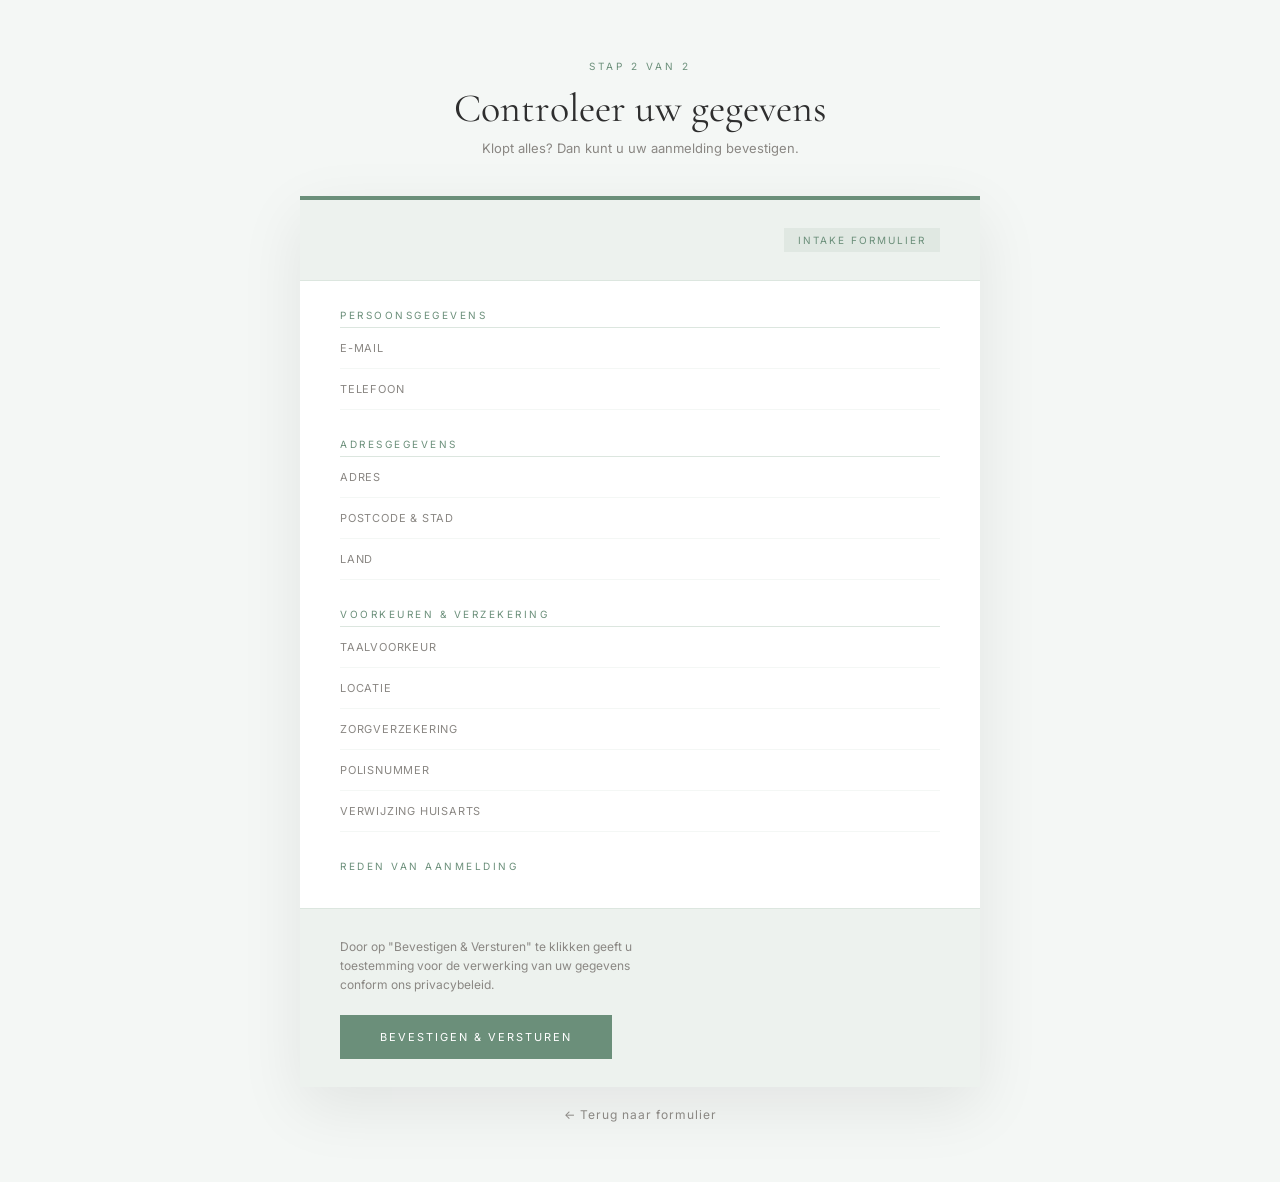
<file: samenvatting.html>
<?php
function g($name) {
    return htmlspecialchars($_POST[$name] ?? '', ENT_QUOTES, 'UTF-8');
}
?>
<!DOCTYPE html>
<html lang="nl">
<head>
<meta charset="UTF-8">
<meta name="viewport" content="width=device-width, initial-scale=1.0">
<title>Controleer uw gegevens – praktijk belevingswereld</title>
<link href="https://fonts.googleapis.com/css2?family=Cormorant+Garamond:ital,wght@0,300;0,400;0,500;1,300;1,400&family=Inter:wght@300;400;500&display=swap" rel="stylesheet">
<style>
  *, *::before, *::after { margin: 0; padding: 0; box-sizing: border-box; }

  :root {
    --bg:     #f4f7f5;
    --soft:   #edf2ee;
    --accent: #6b8f7a;
    --dark:   #2e2e2e;
    --muted:  #8a8783;
    --line:   #dce6df;
  }

  body {
    background: var(--bg);
    font-family: 'Inter', sans-serif;
    color: var(--dark);
    min-height: 100vh;
    padding: 60px 20px;
  }

  .page-label {
    text-align: center;
    font-size: 10px;
    letter-spacing: 3px;
    text-transform: uppercase;
    color: var(--accent);
    margin-bottom: 12px;
  }

  h1 {
    text-align: center;
    font-family: 'Cormorant Garamond', serif;
    font-size: clamp(28px, 5vw, 40px);
    font-weight: 400;
    color: var(--dark);
    margin-bottom: 8px;
  }

  .subtitle {
    text-align: center;
    font-size: 13px;
    color: var(--muted);
    margin-bottom: 40px;
  }

  .card {
    max-width: 680px;
    margin: 0 auto;
    background: #fff;
    border-top: 4px solid var(--accent);
    box-shadow: 0 20px 60px rgba(0,0,0,0.08);
  }

  .card-header {
    background: var(--soft);
    padding: 28px 40px;
    border-bottom: 1px solid var(--line);
    display: flex;
    align-items: center;
    justify-content: space-between;
  }

  .card-header .name {
    font-family: 'Cormorant Garamond', serif;
    font-size: 20px;
    font-weight: 400;
    color: var(--dark);
  }

  .card-header .badge {
    font-size: 10px;
    letter-spacing: 2px;
    text-transform: uppercase;
    color: var(--accent);
    background: rgba(107,143,122,0.1);
    padding: 6px 14px;
  }

  .section {
    padding: 28px 40px 0;
  }

  .section:last-of-type {
    padding-bottom: 0;
  }

  .section-label {
    font-size: 10px;
    letter-spacing: 2.5px;
    text-transform: uppercase;
    color: var(--accent);
    margin-bottom: 6px;
  }

  .rows {
    border-top: 1px solid var(--line);
  }

  .row {
    display: grid;
    grid-template-columns: 38% 1fr;
    border-bottom: 1px solid var(--bg);
    padding: 13px 0;
    align-items: baseline;
  }

  .row-key {
    font-size: 11px;
    color: var(--muted);
    text-transform: uppercase;
    letter-spacing: 0.8px;
  }

  .row-val {
    font-family: 'Cormorant Garamond', serif;
    font-size: 15px;
    color: var(--dark);
    line-height: 1.5;
  }

  .reden-block {
    padding: 28px 40px;
  }

  .reden-text {
    font-family: 'Cormorant Garamond', serif;
    font-size: 15px;
    font-style: italic;
    color: var(--dark);
    line-height: 1.9;
    border-left: 3px solid var(--line);
    padding-left: 20px;
    margin-top: 8px;
  }

  .card-footer {
    background: var(--soft);
    border-top: 1px solid var(--line);
    padding: 28px 40px;
    display: flex;
    align-items: center;
    justify-content: space-between;
    gap: 20px;
    flex-wrap: wrap;
  }

  .note {
    font-size: 12px;
    color: var(--muted);
    line-height: 1.6;
    max-width: 340px;
  }

  .btn-send {
    display: inline-block;
    padding: 15px 40px;
    background: var(--accent);
    color: #fff;
    font-family: 'Inter', sans-serif;
    font-size: 11px;
    letter-spacing: 2px;
    text-transform: uppercase;
    border: none;
    cursor: pointer;
    transition: background 0.3s ease;
    white-space: nowrap;
  }

  .btn-send:hover { background: #5a7d6a; }

  .btn-back {
    display: block;
    text-align: center;
    margin-top: 20px;
    font-size: 12px;
    color: var(--muted);
    text-decoration: none;
    letter-spacing: 1px;
  }

  .btn-back:hover { color: var(--accent); }

  @media(max-width: 520px) {
    .card-header, .section, .reden-block, .card-footer { padding-left: 24px; padding-right: 24px; }
    .card-footer { flex-direction: column; align-items: stretch; }
    .btn-send { text-align: center; width: 100%; }
  }
</style>
</head>
<body>

<p class="page-label">Stap 2 van 2</p>
<h1>Controleer uw gegevens</h1>
<p class="subtitle">Klopt alles? Dan kunt u uw aanmelding bevestigen.</p>

<div class="card">

  <div class="card-header">
    <span class="name"><?= g('voornaam') . ' ' . g('achternaam') ?></span>
    <span class="badge">Intake formulier</span>
  </div>

  <!-- Persoonsgegevens -->
  <div class="section">
    <p class="section-label">Persoonsgegevens</p>
    <div class="rows">
      <div class="row"><span class="row-key">E-mail</span><span class="row-val"><?= g('email') ?></span></div>
      <div class="row"><span class="row-key">Telefoon</span><span class="row-val"><?= g('telefoon') ?></span></div>
    </div>
  </div>

  <!-- Adres -->
  <div class="section">
    <p class="section-label">Adresgegevens</p>
    <div class="rows">
      <div class="row"><span class="row-key">Adres</span><span class="row-val"><?= g('adres') ?> <?= g('adres2') ?></span></div>
      <div class="row"><span class="row-key">Postcode &amp; Stad</span><span class="row-val"><?= g('postcode') ?> <?= g('stad') ?></span></div>
      <div class="row"><span class="row-key">Land</span><span class="row-val"><?= g('land') ?></span></div>
    </div>
  </div>

  <!-- Voorkeuren -->
  <div class="section">
    <p class="section-label">Voorkeuren &amp; Verzekering</p>
    <div class="rows">
      <div class="row"><span class="row-key">Taalvoorkeur</span><span class="row-val"><?= g('taal') ?></span></div>
      <div class="row"><span class="row-key">Locatie</span><span class="row-val"><?= g('locatie') ?></span></div>
      <div class="row"><span class="row-key">Zorgverzekering</span><span class="row-val"><?= g('zorgverzekering') ?></span></div>
      <div class="row"><span class="row-key">Polisnummer</span><span class="row-val"><?= g('polis') ?></span></div>
      <div class="row"><span class="row-key">Verwijzing huisarts</span><span class="row-val"><?= g('verwijzing') ?></span></div>
    </div>
  </div>

  <!-- Reden -->
  <div class="reden-block">
    <p class="section-label">Reden van aanmelding</p>
    <p class="reden-text"><?= g('reden') ?></p>
  </div>

  <!-- Footer / submit -->
  <form action="send.php" method="POST">
    <!-- Hidden fields -->
<input type="hidden" name="voornaam" value="<?= g('voornaam') ?>">
<input type="hidden" name="achternaam" value="<?= g('achternaam') ?>">
<input type="hidden" name="email" value="<?= g('email') ?>">
<input type="hidden" name="telefoon" value="<?= g('telefoon') ?>">
<input type="hidden" name="adres" value="<?= g('adres') ?>">
<input type="hidden" name="adres2" value="<?= g('adres2') ?>">
<input type="hidden" name="postcode" value="<?= g('postcode') ?>">
<input type="hidden" name="stad" value="<?= g('stad') ?>">
<input type="hidden" name="land" value="<?= g('land') ?>">
<input type="hidden" name="taal" value="<?= g('taal') ?>">
<input type="hidden" name="locatie" value="<?= g('locatie') ?>">
<input type="hidden" name="zorgverzekering" value="<?= g('zorgverzekering') ?>">
<input type="hidden" name="polis" value="<?= g('polis') ?>">
<input type="hidden" name="verwijzing" value="<?= g('verwijzing') ?>">
<input type="hidden" name="reden" value="<?= g('reden') ?>">

    <div class="card-footer">
      <p class="note">Door op "Bevestigen &amp; Versturen" te klikken geeft u toestemming voor de verwerking van uw gegevens conform ons privacybeleid.</p>
      <button type="submit" class="btn-send">Bevestigen &amp; Versturen</button>
    </div>
  </form>

</div>

<a href="contact.php" class="btn-back">← Terug naar formulier</a>

</body>
</html>
</file>
